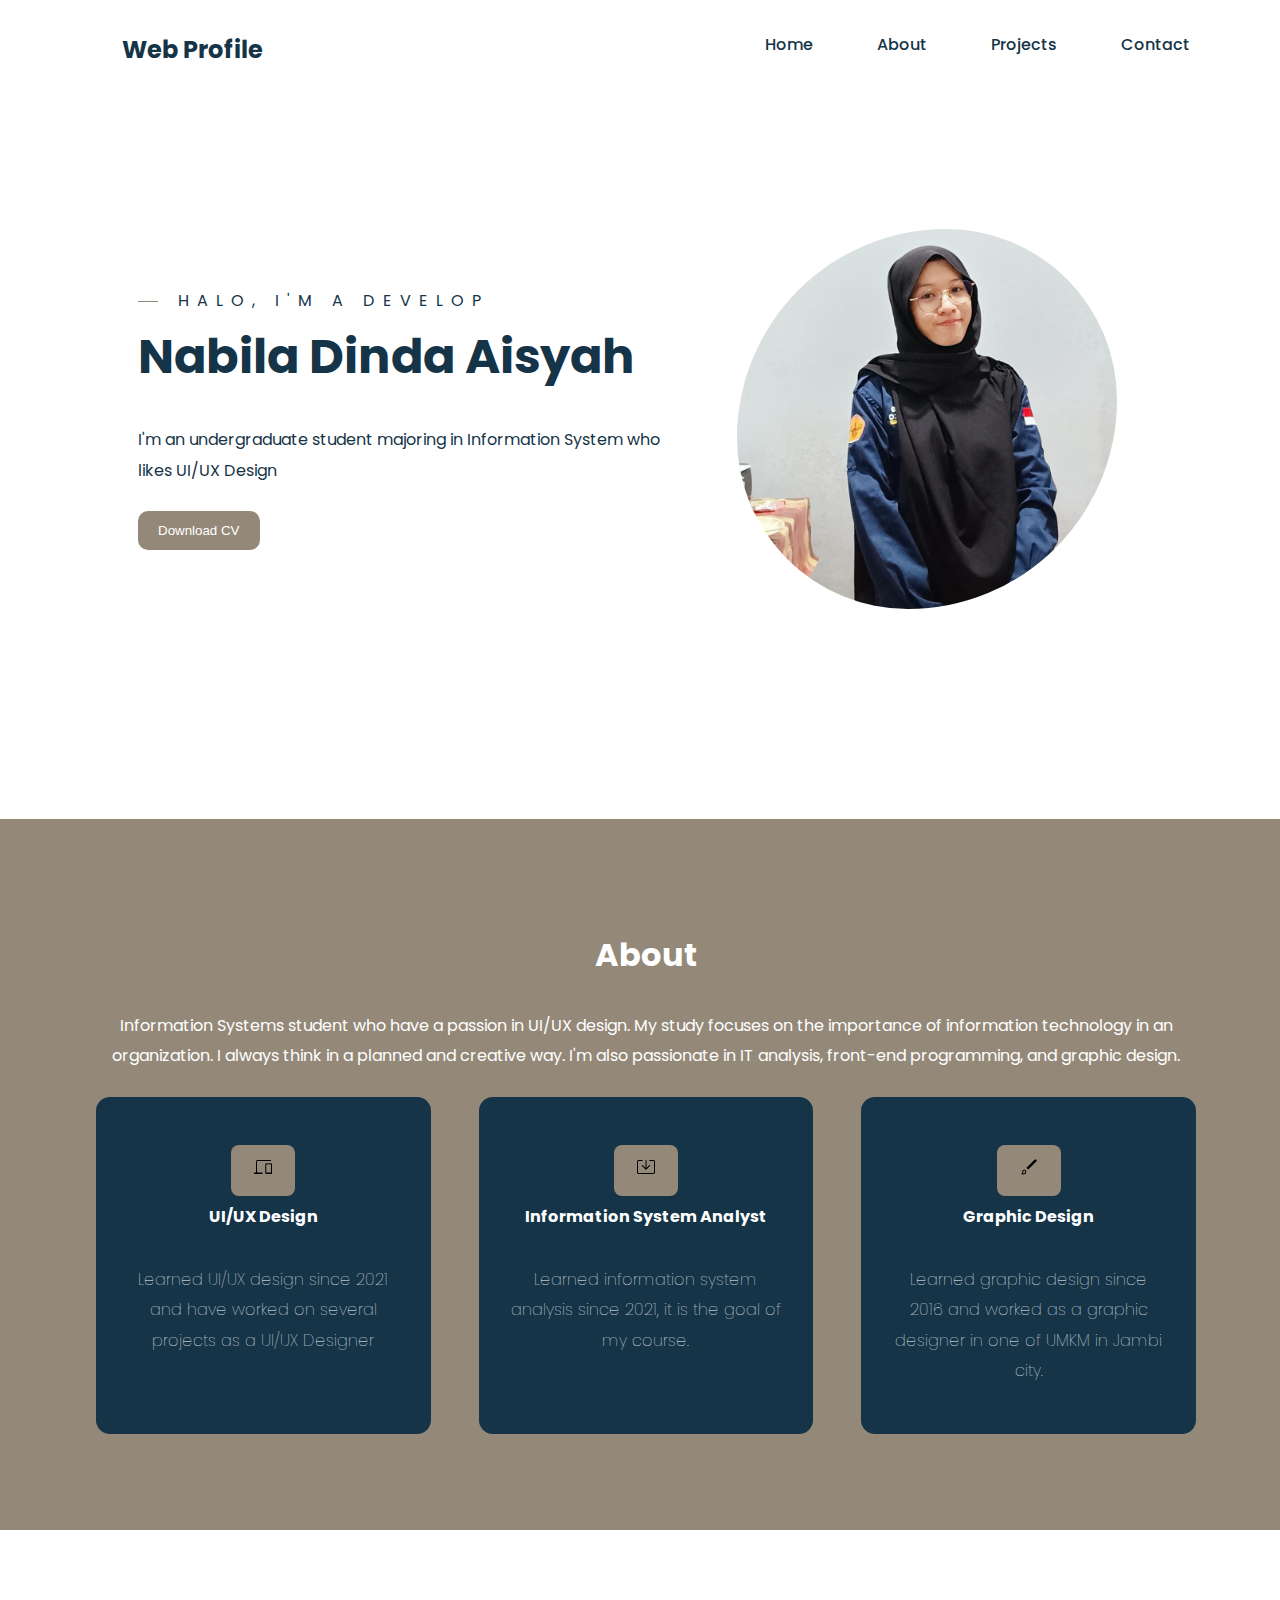
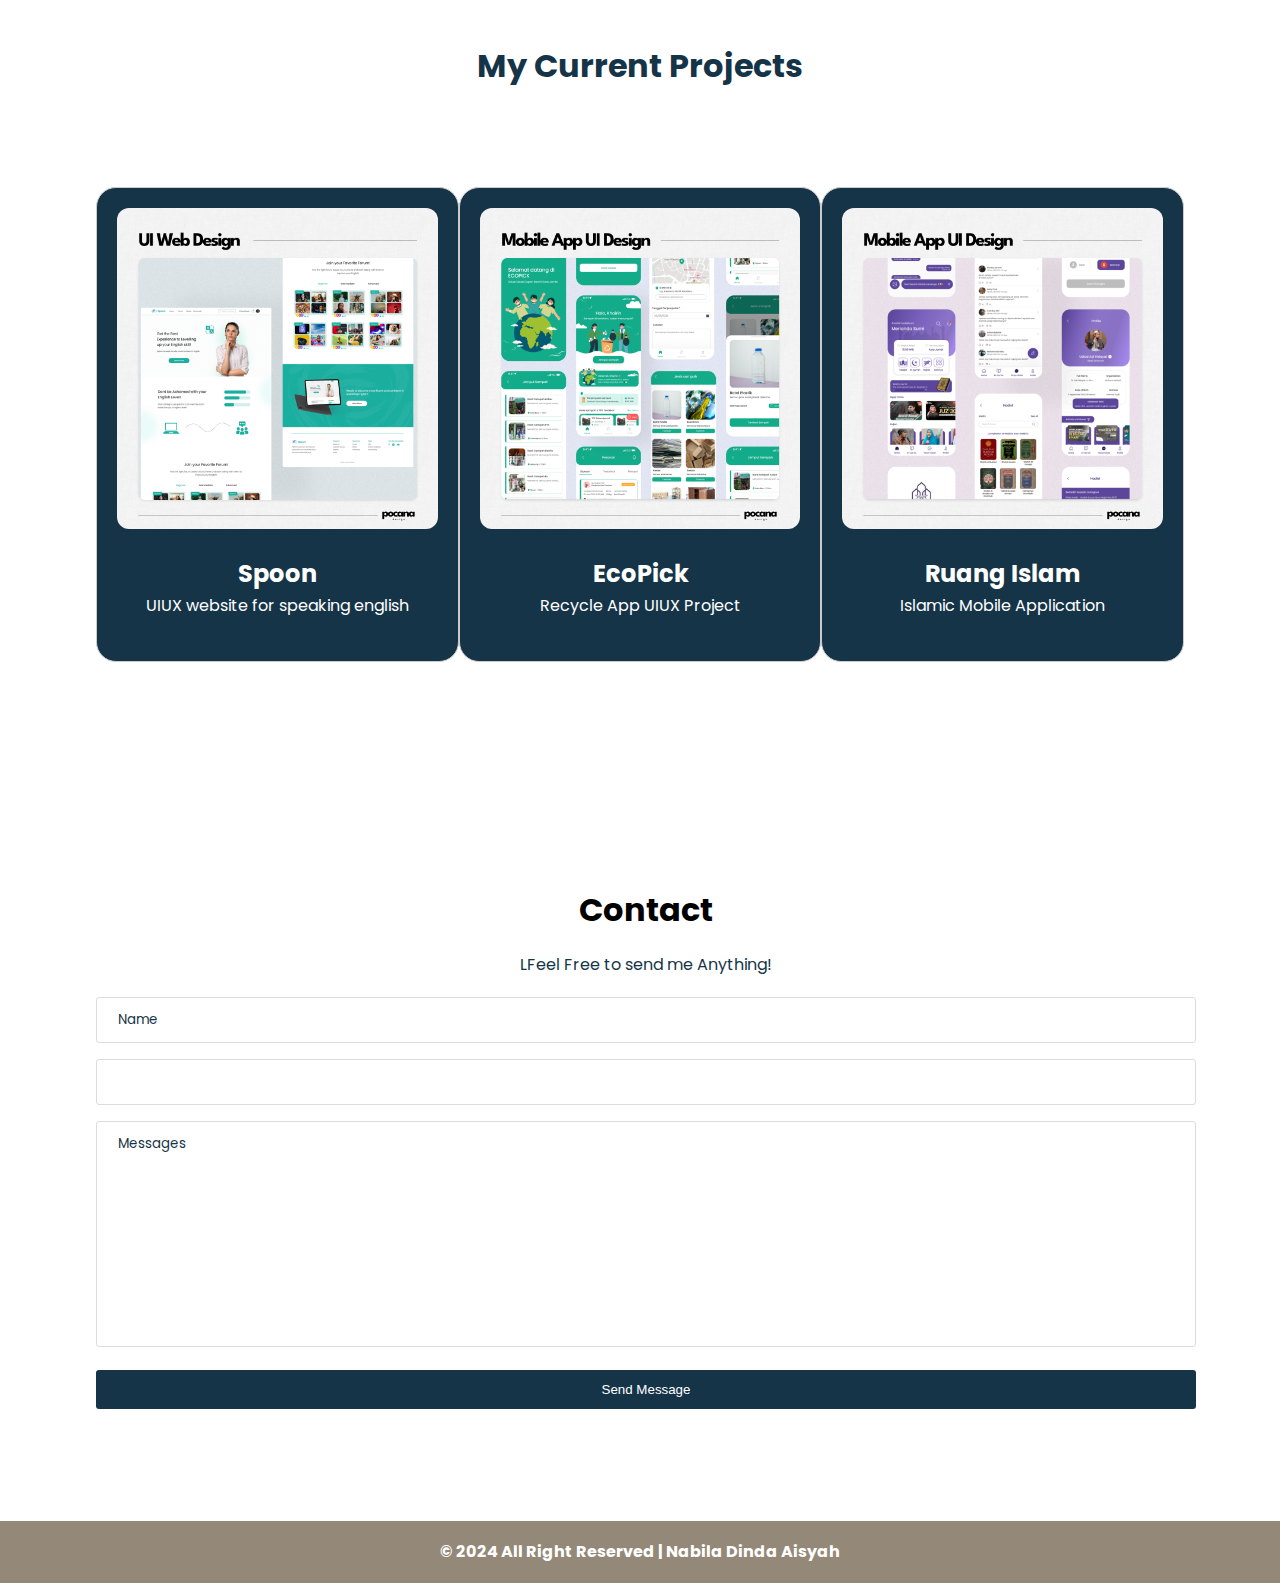
<file: index.html>
<!DOCTYPE html>
<html lang="en">
  <head>
    <meta charset="UTF-8" />
    <meta name="viewport" content="width=device-width, initial-scale=1.0" />
    <title>Web Portofolio</title>
    <link rel="stylesheet" href="style.css" />
  </head>
  <body>
    <!-- Header -->
    <header>
      <div class="main-container">
        <div class="nav">
          <div class="logo">
            <a href="">Web Profile</a>
          </div>
          <nav>
            <ul>
              <li><a href="#home">Home</a></li>
              <li><a href="#about">About</a></li>
              <li><a href="#skills">Projects</a></li>
              <li><a href="#contact">Contact</a></li>
            </ul>
          </nav>
        </div>
        <section id="home">
          <div class="home-left">
            <h3 class="pre-tittle">
              Halo, I'm a <span id="typing-text"></span>
            </h3>
            <h1 class="home-name">Nabila Dinda Aisyah</h1>
            <p style="color: #153448">
              I'm an undergraduate student majoring in Information System who
              likes UI/UX Design
            </p>
            <br />
            <a href="assets/cv.pdf">
              <button class="btn">Download CV</button>
            </a>
          </div>
          <div class="home-right">
            <div class="image">
              <img src="assets/avatar.jpg" alt="avatar" />
            </div>
          </div>
        </section>
      </div>
    </header>

    <!-- End Of Header -->

    <!-- About -->
    <section id="about">
      <div class="main-container">
        <h1 class="section-title-about">About</h1>
        <p style="text-align: center">
          Information Systems student who have a passion in UI/UX design. My
          study focuses on the importance of information technology in an
          organization. I always think in a planned and creative way. I'm also
          passionate in IT analysis, front-end programming, and graphic design.
        </p>
        <br />

        <div class="grid-3">
          <!-- About 1 -->
          <div class="about">
            <div class="about-icon">
              <img src="assets/laptop.png" alt="uiux" />
            </div>
            <h4>UI/UX Design</h4>
            <p>
              Learned UI/UX design since 2021 and have worked on several
              projects as a UI/UX Designer
            </p>
          </div>

          <!-- About 2 -->
          <div class="about">
            <div class="about-icon">
              <img src="assets/sistem.png" alt="analyst" />
            </div>
            <h4>Information System Analyst</h4>
            <p>
              Learned information system analysis since 2021, it is the goal of my course.
            </p>
          </div>

          <!-- About 3 -->
          <div class="about">
            <div class="about-icon">
              <img src="assets/brush.png" alt="graphic desain" />
            </div>
            <h4>Graphic Design</h4>
            <p>
              Learned graphic design since 2016 and worked as a graphic designer in one of UMKM in Jambi city.
            </p>
          </div>
        </div>
      </div>
    </section>

    <!-- End Of About -->

    <!-- Projects -->
    <section id="skills">
        <h1 class="section-title-skill">My Current Projects</h1>
        <div class="container">
            <div class="card" id="card1">
              <img src="assets/2.png" alt="Project 1">
              <h2>Spoon</h2>
              <p>UIUX website for speaking english</p>
              
            </div>
            <div class="card" id="card2">
              <img src="assets/3.png" alt="Project 2">
              <h2>EcoPick</h2>
              <p>Recycle App UIUX Project</p>
            
            </div>
            <div class="card" id="card3">
              <img src="assets/4.png" alt="Project 3">
              <h2>Ruang Islam</h2>
              <p>Islamic Mobile Application</p>

            </div>
          </div>
    </section>

    <!-- End Of Projects -->

    <!-- Contact -->
    <section id="contact">
        <div class="contact main-container">
            <div style="text-align: center;" class="tulisan">
            <h1>Contact</h1>
            <p style="color: #153448;">LFeel Free to send me Anything!</p>
        </div>
        <form class="contact-form">
            <div>
                <input type="text" name="name" placeholder="Name">
            </div>

            <div>
                <input type="email" name="email" id="Email">
            </div>

            <div>
                <textarea name="messages" id="messages" cols="30" rows="10" placeholder="Messages"></textarea>
            </div>

            <div>
                <button class="btn-submit">
                    Send Message
                </button>
            </div>
        </form>

        </div>        
    </section>

    <footer>
        <p>&#169; 2024 All Right Reserved | Nabila Dinda Aisyah
        </p>
    </footer>
    <script src="script.js"></script>
    </body>
</html>
</file>
<file: style.css>
@import url('https://fonts.googleapis.com/css2?family=Poppins:wght@400;500;600;700&display=swap');
*{
    margin: 0;
    padding: 0;
    box-sizing: border-box;
}

body {
    font-family: "Poppins", sans-serif;
}

p {
 font-size: 1rem;
 line-height: 1.9rem;
 color: #153448;
}

a{
    text-decoration: none;
}

.main-container{
    width: 1100px;
    margin: 0 auto;

}

/* button */
.btn{
    font-weight: 500;
    padding: 12px 20px;
    background: #948979;
    color: #ffff;
    border: none;
    border-radius: 10px;
    cursor: pointer;
    transition: .4s;
}

.btn:hover{
    background: #153448;
}

/* tittle */

.pre-tittle{
    text-transform: uppercase;
    letter-spacing: 0.5rem;
    color: #153448;
    position: relative;
    padding-left: 40px;
    width: fit-content;
    font-weight: 400;
    font-size: 1rem;
}

.pre-tittle::before{
    content: "";
    width: 20px;
    height: 1px;
    background: #948979;
    position: absolute;
    left: 0;
    top: 50%;
}

#typing-text {
    border-right: 2px solid transparent; 
}

/* logo n nav */

.nav{
    display: flex;
    justify-content: space-between;
    padding: 2rem 0;
    transition: 0.2s ease-in-out;
    -webkit-transition: 0.2s ease-in-out;
    -moz-transition: 0.2s ease-in-out;
    -ms-transition: 0.2s ease-in-out;
    -o-transition: 0.2s ease-in-out;
}

.nav ul{
    list-style:none;
    display: flex;
    gap: 4rem;
}



.nav ul li a{
    color: #153448;
    font-weight: 500;
}

.nav ul li a:hover{
    color: #948979;
}

.logo{
    display: flex;
    align-items: center;
    font-weight: 700;
    font-size: 1.5rem;
    margin-left: 2rem;
}

.logo a{
    color:#153448;
}

/* home */

#home{
    height: 720px;
    display: grid;
    grid-template-columns: 1fr 1fr;
    align-items: center;
}

.home-name{
    font-size: 3rem;
    font-weight: 700;
    margin: 0.5rem 0 1rem;
    color: #153448;
}

.home-right{
    display: flex;
    justify-content: center;
}

/* Image */

.featured-image{
    display: flex;
    justify-content: right;
    align-content: center;
    min-height: 80vh;
    width: 50%;
}
.image{
    margin: auto 0;
    width: 380px;
    height: 380px;
    border-radius: 55% 45% 55% 45%;
    overflow: hidden;
    animation: imgFloat 7s ease-in-out infinite;
}
.image img{
    width: 380px;
    height: 380px;
    object-fit: cover;
}

section{
    padding-left: 3rem;
    padding-bottom: 5rem;
}

/* About */
.main-container p{
    color: #fff;
    padding-top: 1rem;
}

.main-container h1{
    margin-bottom: 1rem;
}

#about{
    background-color: #948979;
    padding: 6rem;
}

.section-title-about{
    color: #fff;
    text-align: center;
    margin: 1rem 0 4rem;
}

.about p{
    color: #fff;
    font-weight: 100;
}

.about{
    padding: 3rem 2rem;
    text-align: center;
    background: #153448;
    border-radius: 14px;
}

.about:hover {
    transform: scale(1.05);
}

.about h4{
    color: white;
    padding-bottom: 12px;
    margin: 0.5rem 0;
}

.about-icon{
    background-color: #948979;
    width: fit-content;
    margin: 0 auto;
    padding: 10px 20px;
    border-radius: 8px;
}

/* Layout */

.grid-3{
    display: grid;
    grid-template-columns: repeat(auto-fit, minmax(250px, 1fr));
    gap: 3rem;
}

/* Projects */

#skills{
    padding: 6rem;
    background-color: #fff;
}

.section-title-skill{
    text-align: center;
    margin: 1rem 0 4rem;
    color: #153448;
}

.section-title-skill:hover{
    color: #948979;
}

/* container */
.container {
    display: flex;
    justify-content: space-around;
    align-items: center;
    height: 60vh;
}

.card {
    width: 400px;
    padding: 20px;
    border: 1px solid #ccc;
    border-radius: 20px;
    text-align: center;
    transition: transform 0.3s ease;
    background: #153448;
    -webkit-border-radius: 20px;
    -moz-border-radius: 20px;
    -ms-border-radius: 20px;
    -o-border-radius: 20px;
}

.card:hover {
    transform: scale(1.05);
}

.card img {
    border-radius: 12px;
    max-width: 100%;
    height: auto;
}

.card h2{
    color: white;
    padding-top: 20px;
}

.card p{
    color: white;
    padding-bottom: 20px;
}

/* contact */

#contact{
    padding: 6rem;
}

.contact-form div{
    margin-bottom: 1rem;
}

.tulisan h1 {
    margin: 0;
}

.tulisan p{
    margin-bottom: 1rem;
}

.contact-form input,
.contact-form textarea {
    width: 100%;
    padding: 0.75rem 1.3rem;
    font-family: "Poppins", sans-serif;
    background: white;
    border: 1px solid gainsboro;
    border-radius: 3px;
    -webkit-border-radius: 3px;
    -moz-border-radius: 3px;
    -ms-border-radius: 3px;
    -o-border-radius: 3px;
    resize: none;
}

.contact-form input::placeholder,
.contact-form textarea::placeholder {
    color: #153448;
}

.contact-form input:focus,
.contact-form textarea:focus {
    outline: none;
    border: 1px solid #948979;
}

.btn-submit {
    width: 100%;
    padding: 0.75rem 1.3rem;
    background-color: #153448;
    color: white;
    border: none;
    border-radius: 3px;
    cursor: pointer;
    transition: 0.2s ease-in-out;
    -webkit-border-radius: 3px;
    -moz-border-radius: 3px;
    -ms-border-radius: 3px;
    -o-border-radius: 3px;
}

.btn-submit:hover {
    background-color: #948979;
}

/* footer */

footer {
    margin-bottom: 0;
    padding: 1rem 0;
    background: #948979;
}


footer p{
    text-align: center;
    font-weight: 700;
    color: white;
}
</file>
